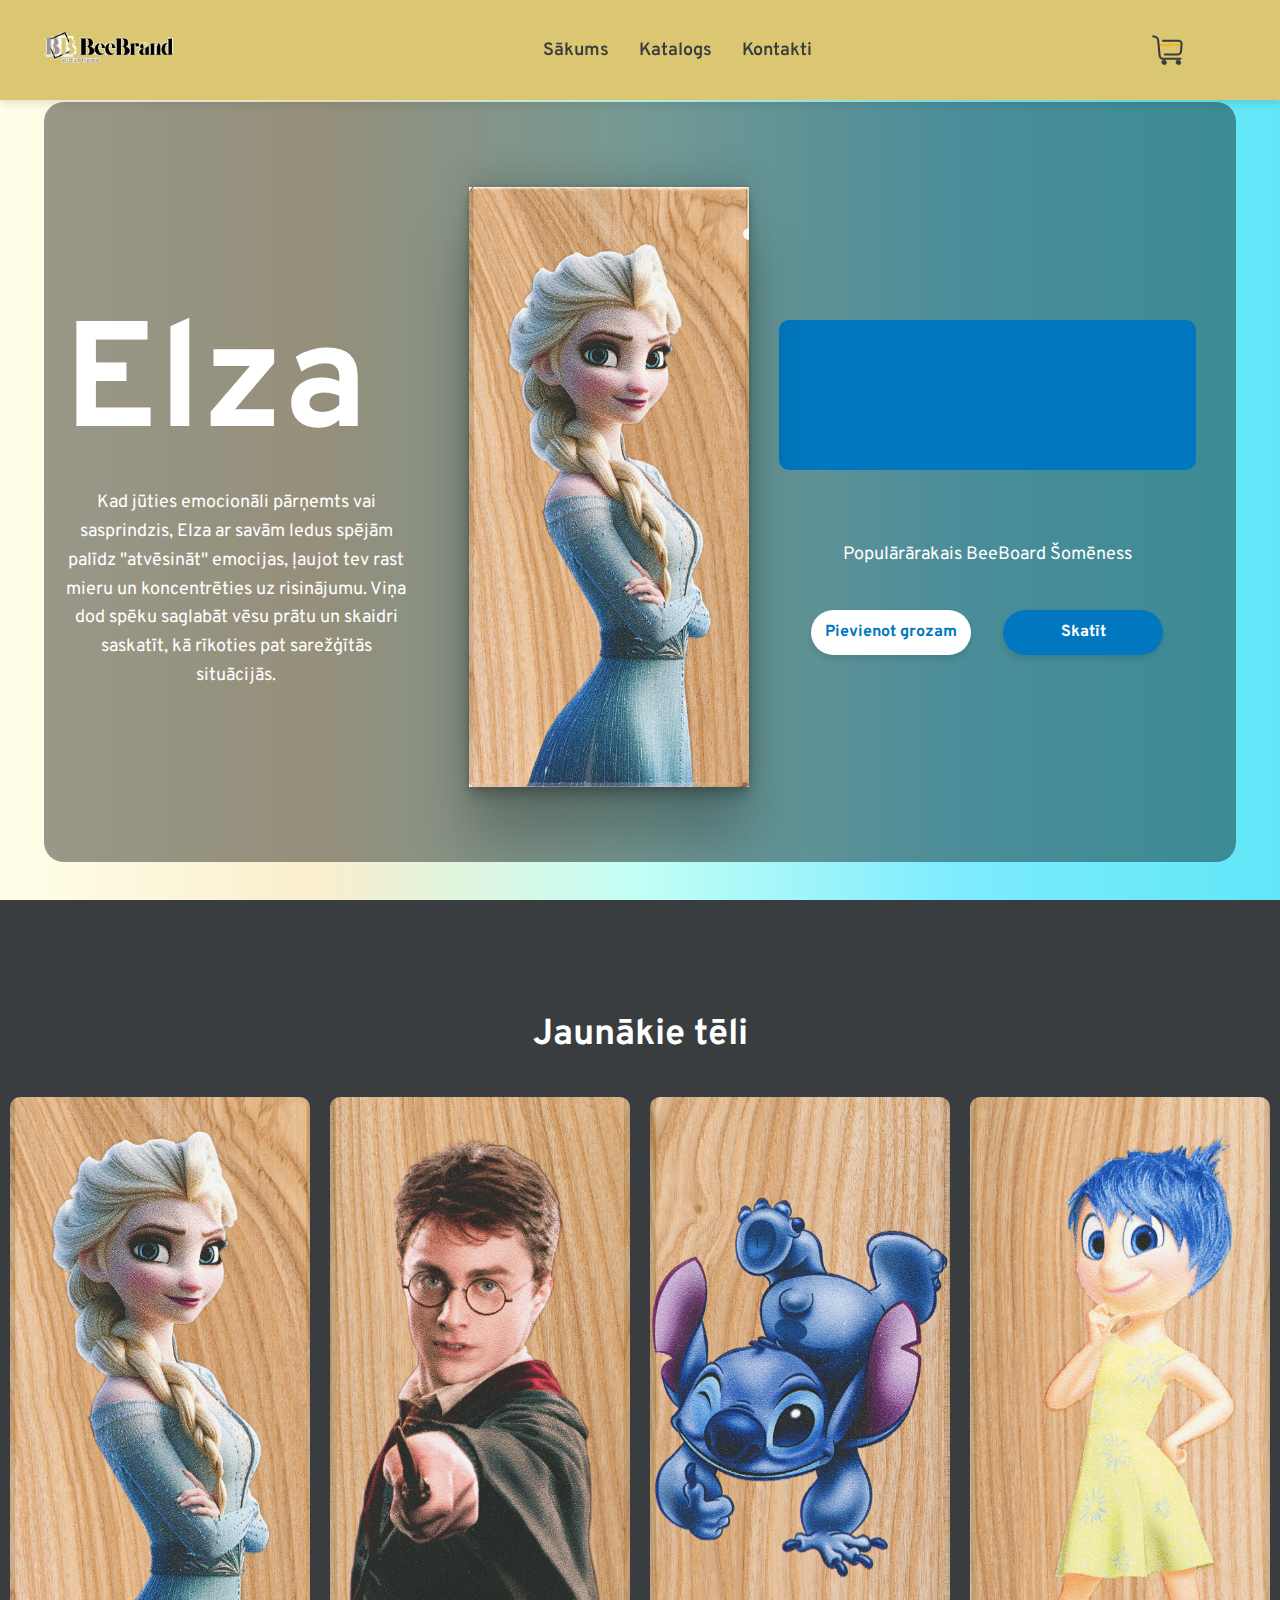
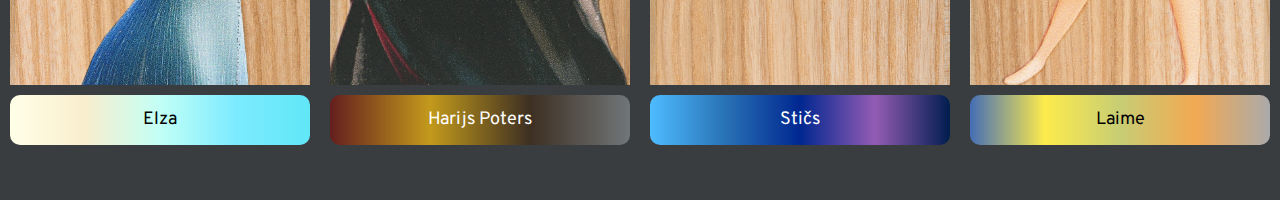
<file: index.html>
<!doctype html>
<html lang="en">
<head>
    <meta charset="UTF-8">
    <link rel="preconnect" href="https://fonts.googleapis.com">
    <link rel="preconnect" href="https://fonts.gstatic.com" crossorigin>
    <link href="https://fonts.googleapis.com/css2?family=Overpass:ital,wght@0,100..900;1,100..900&display=swap" rel="stylesheet">
    <meta name="viewport"
          content="width=device-width, user-scalable=no, initial-scale=1.0, maximum-scale=1.0, minimum-scale=1.0">
    <meta http-equiv="X-UA-Compatible" content="ie=edge">
    <link rel="stylesheet" href="style.css">
    <title>BeeBrand</title>
    <link rel="preload" href="/Images/Photos/elsa.webp" as="image">
</head>
<body>
<div class="main">
    <header class="header" id="header">
        <div class="header-logo">
            <a href="index.html"><img src="./Images/Photos/BeeBrandLogo.png" alt="BeeBrand Logo" class="logo"></a>
        </div>
        <nav class="header-navigation">
            <a href="index.html" class="header-button">Sākums</a>
            <a href="Catalogue.html" class="header-button">Katalogs</a>
            <a href="Contacts.html" class="header-button">Kontakti</a>
        </nav>
        <div class="header-end-nav">
<!--            <a href="./Profile/CreateUser.html"><img src="./Images/SVG/User.SVG" alt="User" class="cart"></a>-->
            <a href="Cart/cart.html"><img src="./Images/SVG/Cart.SVG" alt="Cart" class="cart"></a>
        </div>
    </header>
    <div class="recommended-bee-board-cont-elsa">
        <div class="bee-board-cont">
            <div class="recommended-p-cont">
                <div class="recommended-h-cont">
                    <p class="recommended-h-popular">Elza</p>
                </div>
                <div class="recommended-p-p-cont">
                    <p class="recommended-p">Kad jūties emocionāli pārņemts vai sasprindzis, Elza ar savām ledus spējām palīdz "atvēsināt" emocijas, ļaujot tev rast mieru un koncentrēties uz risinājumu. Viņa dod spēku saglabāt vēsu prātu un skaidri saskatīt, kā rīkoties pat sarežģītās situācijās.</p>
                </div>
            </div>
            <div class="division">
                <div class="recommended-cont">
                    <div class="bee-board">
                        <div class="ios-animation"></div>
                        <img src="/Images/Photos/elsa.webp" alt="Elza" class="popular-image" loading="lazy">
                    </div>
                </div>
                <div class="recommended-buy">
                    <div class="recommended-buy-p-cont">
                        <div class="video" style="margin-top:10px;">
                            <iframe width="100%" height="100%"
                                    src="https://www.youtube.com/embed/4Sa9L4DHXv8"
                                    title="YouTube video player"
                                    frameborder="0"
                                    allow="accelerometer; autoplay; clipboard-write; encrypted-media; gyroscope; picture-in-picture"
                                    allowfullscreen>
                            </iframe>
                        </div>
                        <p class="popular-p flex">Populārārakais BeeBoard Šomēness</p>
                    </div>
                    <div class="recommended-buy-button-cont">
                        <div class="popular-options">
                            <a href="#" class="popular-cart" onclick="addToCart('Elza', 29.99, './Images/Photos/elsa.webp')">Pievienot grozam</a>
                            <a href="Items/item-details.html?id=1" class="popular-details">Skatīt</a>
                        </div>
                    </div>
                </div>
            </div>
        </div>
    </div>
    <div class="new-items">
        <div class="new-items-p">
            <p class="recommended-h">Jaunākie tēli</p>
        </div>
        <div class="carousel">
            <div class="carousel-inner">
                <div class="carousel-item-elsa" onClick="openDetails(1)">
                    <div class="new-item-bg-elsa">
                        <div class="ios-animation-s"></div>
                    </div>
                    <div class="new-item-text-elsa">Elza</div>
                </div>
                <div class="carousel-item-potter" onClick="openDetails(2)">
                    <div class="new-item-bg-potter">
                        <div class="ios-animation-s"></div>
                    </div>
                    <div class="new-item-text-potter">Harijs Poters</div>
                </div>
                <div class="carousel-item-stitch" onClick="openDetails(3)">
                    <div class="new-item-bg-stitch">
                        <div class="ios-animation-s"></div>
                    </div>
                    <div class="new-item-text-stitch">Stičs</div>
                </div>
                <div class="carousel-item-joy" onClick="openDetails(4)">
                    <div class="new-item-bg-joy">
                        <div class="ios-animation-s"></div>
                    </div>
                    <div class="new-item-text-joy">Laime</div>
                </div>
            </div>
        </div>
    </div>
</div>
<script src="./Scripts/animation.js"></script>
<script src="./Scripts/scroll-header.js"></script>
<script>
    function openDetails(itemId) {
        window.location.href = `./Items/item-details.html?id=${itemId}`;
    }
</script>
<script src="./Scripts/multi-animation.js"></script>
<script src="./Cart/cart.js"></script>
</body>
</html>
</file>
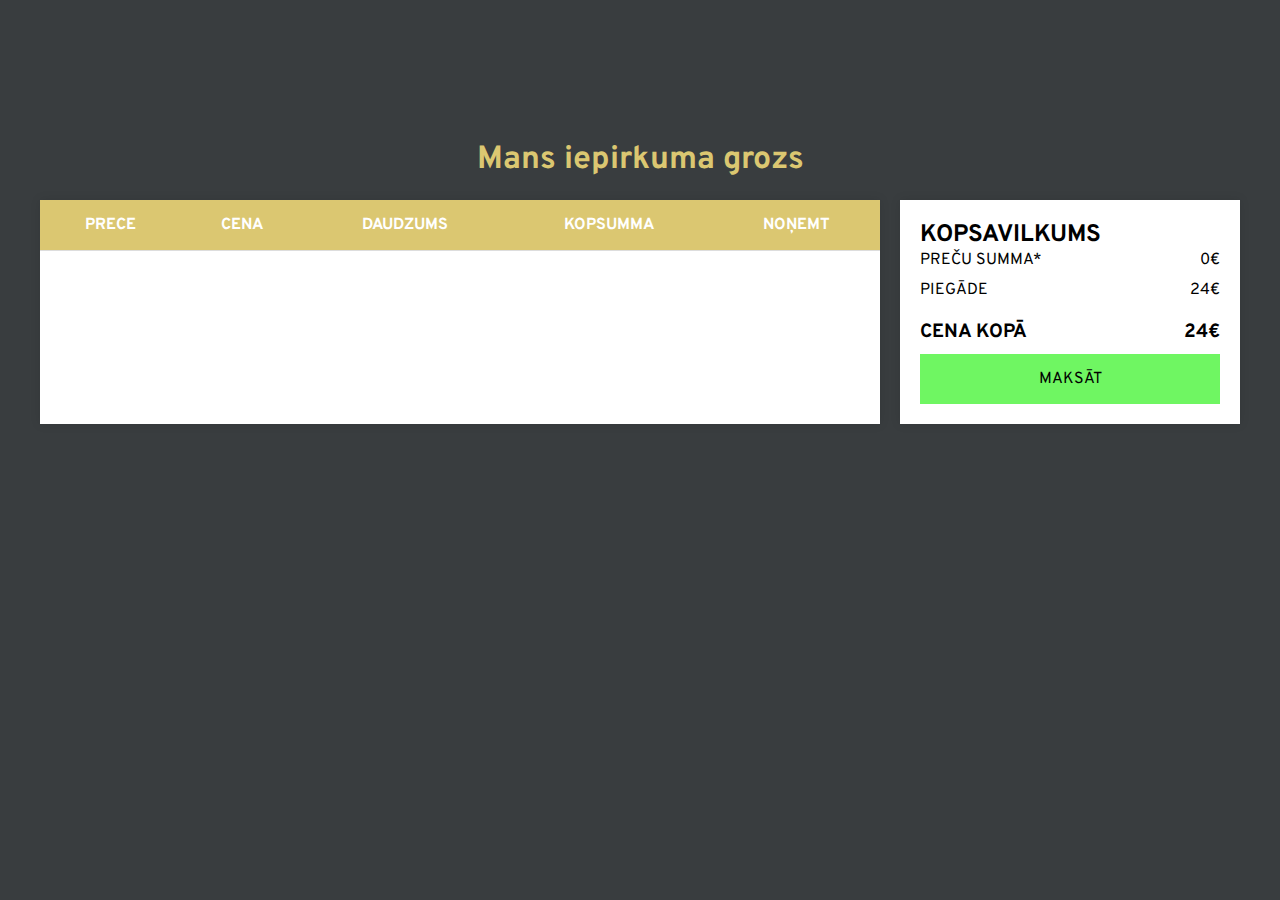
<file: cart.html>
<!doctype html>
<html lang="en">
<head>
    <meta charset="UTF-8">
    <link rel="preconnect" href="https://fonts.googleapis.com">
    <link rel="preconnect" href="https://fonts.gstatic.com" crossorigin>
    <link href="https://fonts.googleapis.com/css2?family=Overpass:ital,wght@0,100..900;1,100..900&display=swap" rel="stylesheet">
    <meta name="viewport"
          content="width=device-width, user-scalable=no, initial-scale=1.0, maximum-scale=1.0, minimum-scale=1.0">
    <meta http-equiv="X-UA-Compatible" content="ie=edge">
    <link rel="stylesheet" href="cart.css">
    <title>Iepirkuma grozs</title>
</head>
<body>
<div class="container">
    <h1>Mans iepirkuma grozs</h1>
    <div class="cart-container">
        <table>
            <thead>
            <tr>
                <th>PRECE</th>
                <th>CENA</th>
                <th>DAUDZUMS</th>
                <th>KOPSUMMA</th>
                <th>NOŅEMT</th>
            </tr>
            </thead>
            <tbody id="cart-items">
            </tbody>
        </table>
        <div class="summary">
            <h2>KOPSAVILKUMS</h2>
            <div class="summary-item">
                <span>PREČU SUMMA*</span>
                <span id="subtotal">0€</span>
            </div>
            <div class="summary-item">
                <span>PIEGĀDE</span>
                <span>24€</span>
            </div>
            <div class="summary-item total">
                <span>CENA KOPĀ</span>
                <span id="total-price">0€</span>
            </div>
            <button class="checkout-btn" onclick="proceedToPayment()">MAKSĀT</button>
        </div>
    </div>
</div>
<script src="Scripts/cart.js"></script>
</body>
</html>
</file>
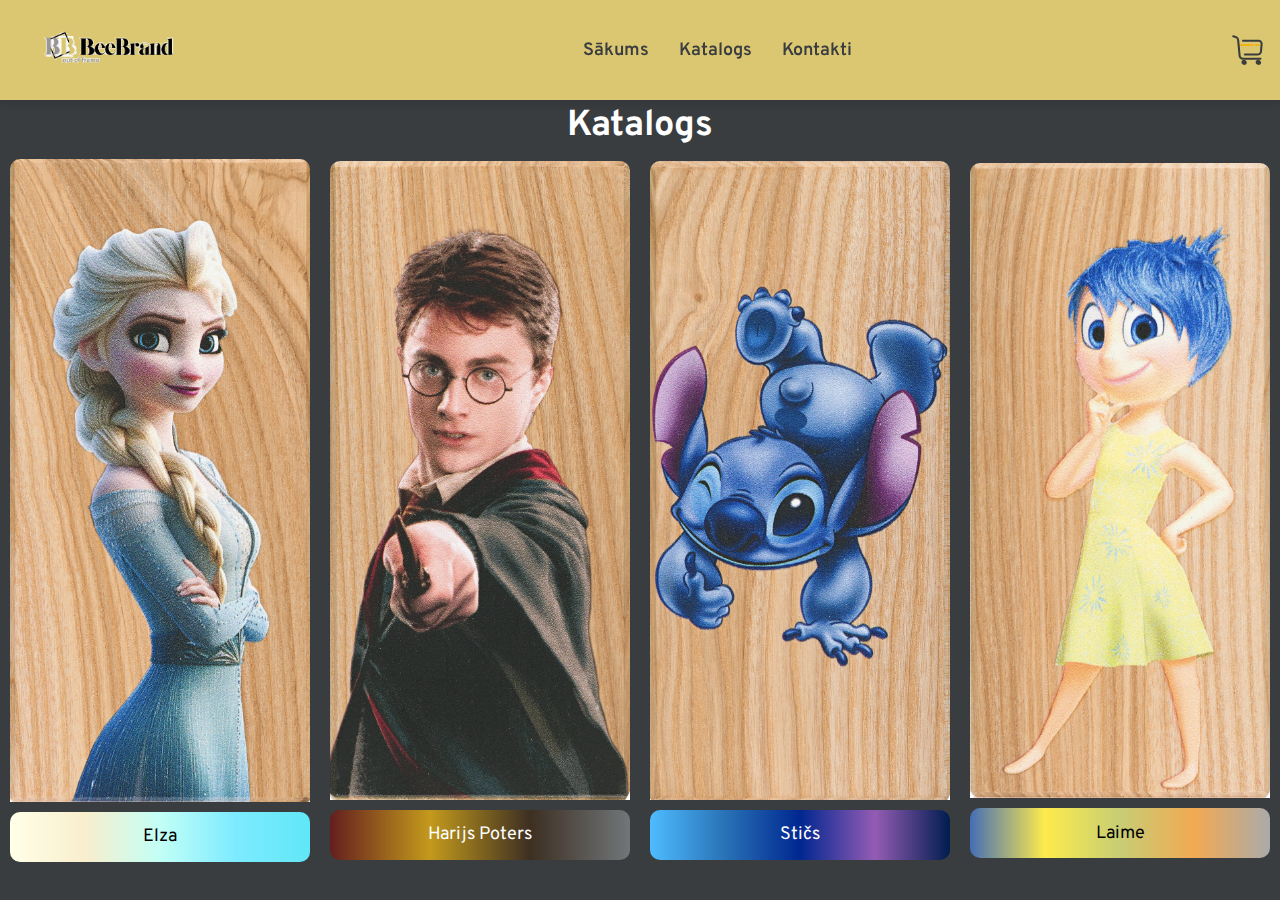
<file: Catalogue.html>
<!doctype html>
<html lang="en">
<head>
    <meta charset="UTF-8">
    <link rel="preconnect" href="https://fonts.googleapis.com">
    <link rel="preconnect" href="https://fonts.gstatic.com" crossorigin>
    <link href="https://fonts.googleapis.com/css2?family=Overpass:ital,wght@0,100..900;1,100..900&display=swap" rel="stylesheet">
    <link rel="stylesheet" href="style.css">
    <meta name="viewport"
          content="width=device-width, user-scalable=no, initial-scale=1.0, maximum-scale=1.0, minimum-scale=1.0">
    <meta http-equiv="X-UA-Compatible" content="ie=edge">
    <title>Katalogs</title>
</head>
<body>
<header class="header" id="header">
    <div class="header-logo">
        <a href="index.html"><img src="./Images/Photos/BeeBrandLogo.png" alt="BeeBrand Logo" class="logo"></a>
    </div>
    <nav class="header-navigation">
        <a href="index.html" class="header-button">Sākums</a>
        <a href="Catalogue.html" class="header-button">Katalogs</a>
        <a href="Contacts.html" class="header-button">Kontakti</a>
    </nav>
    <a href="Cart/cart.html"><img src="./Images/SVG/Cart.SVG" alt="Cart" class="cart"></a>
</header>
<div class="new-items-ext">
    <div class="new-items-p">
        <p class="recommended-h">Katalogs</p>
    </div>
    <div class="carousel">
        <div class="carousel-inner">
            <div class="carousel-item-elsa" onClick="openDetails(1)">
                <div class="new-item-bg-elsa">
                    <div class="ios-animation-s"></div>
                    <img class="new-item-img-elsa" src="./Images/Photos/elsa.webp" alt="Elza">
                </div>
                <div class="new-item-text-elsa">Elza</div>
            </div>
            <div class="carousel-item-potter" onClick="openDetails(2)">
                <div class="new-item-bg-potter">
                    <div class="ios-animation-s"></div>
                    <img class="new-item-img-potter" src="./Images/Photos/harry-potter.webp" alt="Harijs Poters">
                </div>
                <div class="new-item-text-potter">Harijs Poters</div>
            </div>
            <div class="carousel-item-stitch" onClick="openDetails(3)">
                <div class="new-item-bg-stitch">
                    <div class="ios-animation-s"></div>
                    <img class="new-item-img-stitch" src="./Images/Photos/stitch.webp" alt="Stičs">
                </div>
                <div class="new-item-text-stitch">Stičs</div>
            </div>
            <div class="carousel-item-joy" onClick="openDetails(4)">
                <div class="new-item-bg-joy">
                    <div class="ios-animation-s"></div>
                    <img class="new-item-img-joy" src="./Images/Photos/joy.webp" alt="Laime">
                </div>
                <div class="new-item-text-joy">Laime</div>
            </div>
        </div>
    </div>
</div>
</body>
<script>
    function openDetails(itemId) {
        window.location.href = `./items/item-details.html?id=${itemId}`;
    }
</script>
</html>
</file>
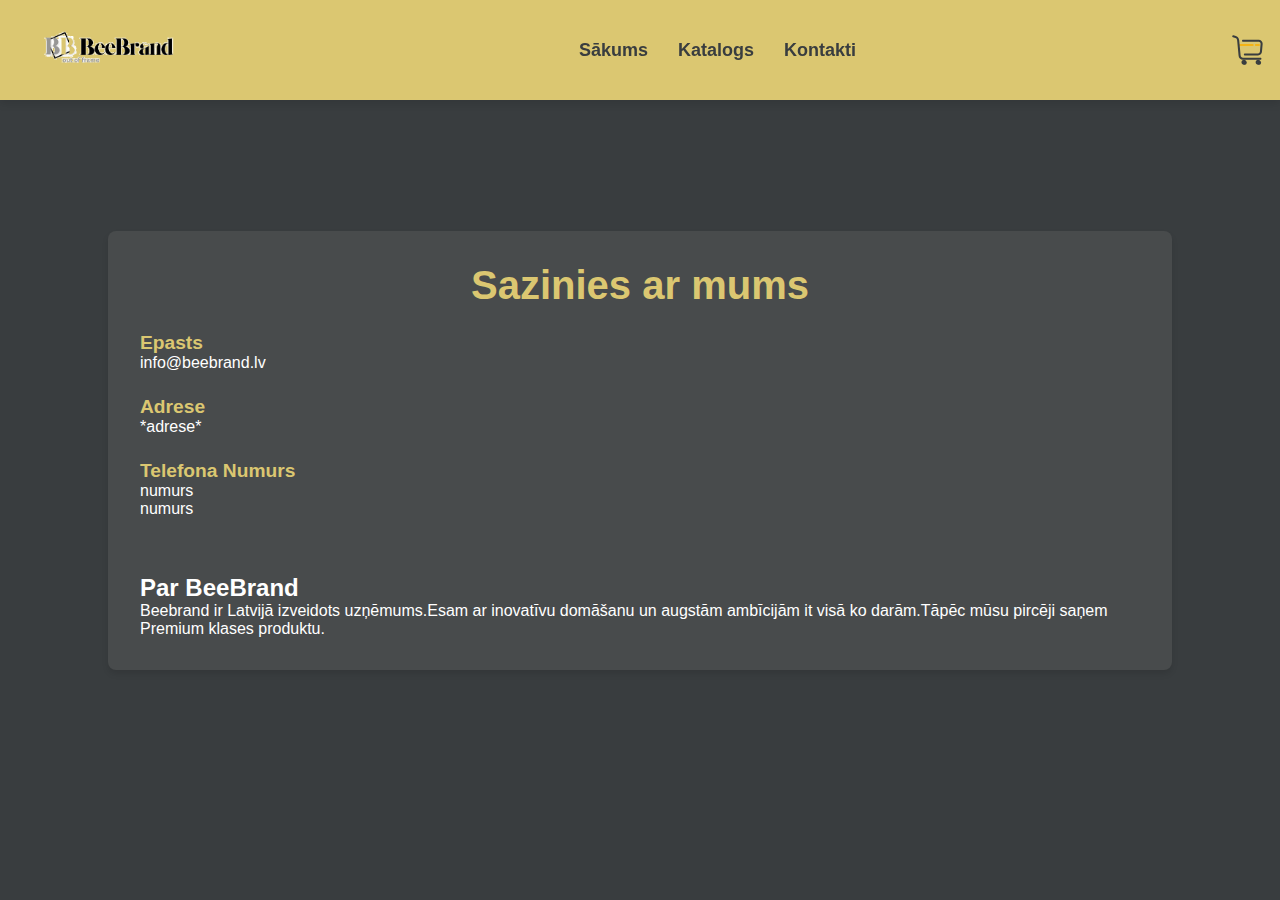
<file: Contacts.html>
<!DOCTYPE html>
<html lang="en">
<head>
    <meta charset="UTF-8">
    <meta name="viewport" content="width=device-width, initial-scale=1.0">
    <title>Contact Us</title>
    <link rel="stylesheet" href="style.css">
</head>
<body>
<div class="main">
    <header class="header" id="header">
        <div class="header-logo">
            <a href="index.html"><img src="./Images/Photos/BeeBrandLogo.png" alt="BeeBrand Logo" class="logo"></a>
        </div>
        <nav class="header-navigation">
            <a href="index.html" class="header-button">Sākums</a>
            <a href="Catalogue.html" class="header-button">Katalogs</a>
            <a href="Contacts.html" class="header-button">Kontakti</a>
        </nav>
        <a href="Cart/cart.html"><img src="./Images/SVG/Cart.SVG" alt="Cart" class="cart"></a>
    </header>

    <div class="contact-container">
        <h1 class="contact-title">Sazinies ar mums</h1>
        <div class="contact-content">
            <div class="contact-info">
                <div class="contact-item">
                    <h2>Epasts</h2>
                    <p>info@beebrand.lv</p>
                </div>
                <div class="contact-item">
                    <h2>Adrese</h2>
                    <p>*adrese*</p>
                </div>
                <div class="contact-item">
                    <h2>Telefona Numurs</h2>
                    <p>numurs</p>
                    <p>numurs</p>
                </div>
            </div>
            <div class="contact-description">
                <h2>Par BeeBrand</h2>
                <p>Beebrand ir Latvijā izveidots uzņēmums.Esam ar inovatīvu domāšanu un augstām ambīcijām it visā ko darām.Tāpēc mūsu pircēji saņem Premium klases produktu.</p>
            </div>
        </div>
    </div>
</div>
</body>
</html>
</file>
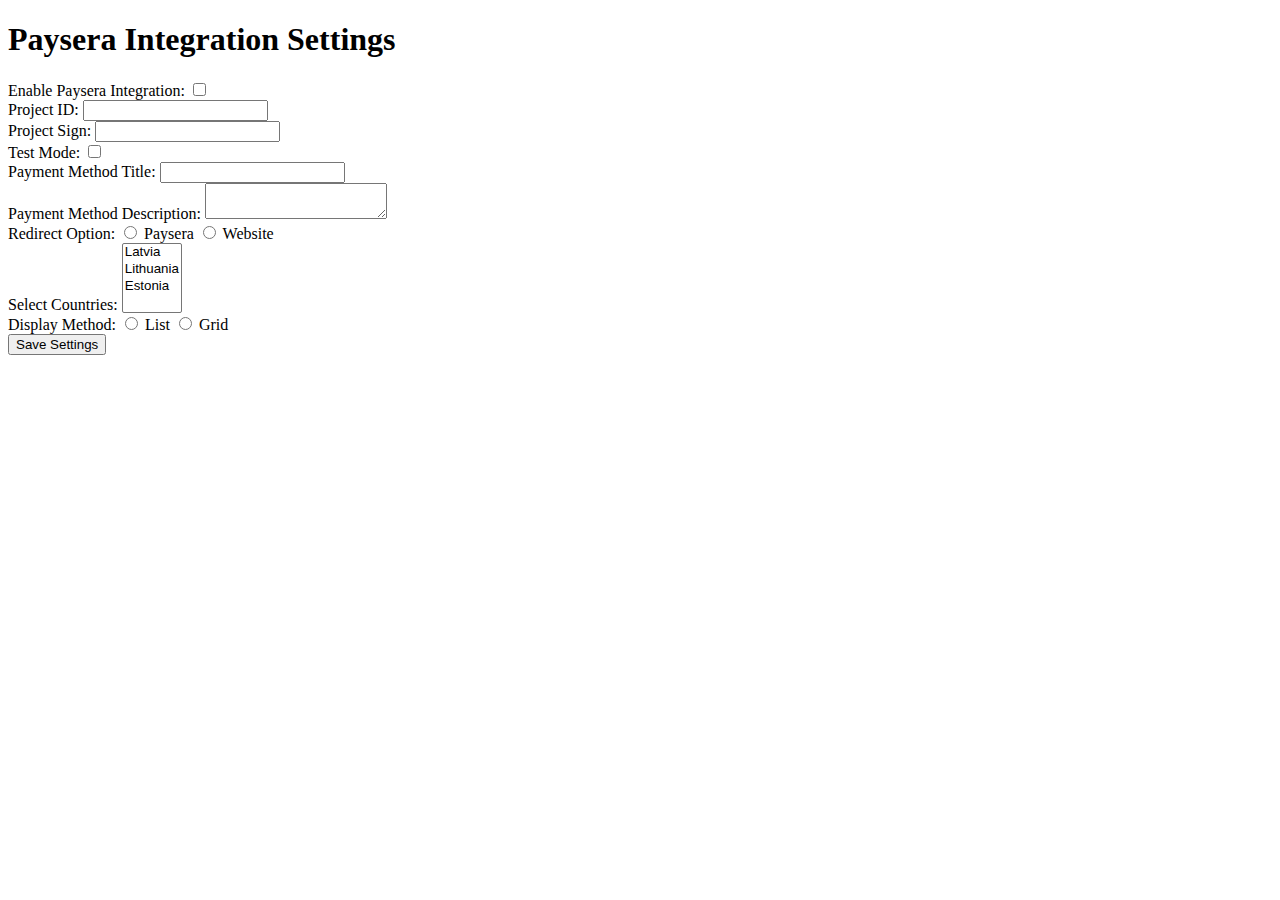
<file: admin/settings.html>
<!DOCTYPE html>
<html lang="en">
<head>
    <meta charset="UTF-8">
    <title>Paysera Settings</title>
</head>
<body>
<h1>Paysera Integration Settings</h1>
<form action="save_settings.php" method="post">
    <label>
        Enable Paysera Integration:
        <input type="checkbox" name="enable_integration">
    </label><br>

    <label>
        Project ID:
        <input type="text" name="project_id" pattern="\d*">
    </label><br>

    <label>
        Project Sign:
        <input type="text" name="project_sign">
    </label><br>

    <label>
        Test Mode:
        <input type="checkbox" name="test_mode">
    </label><br>

    <label>
        Payment Method Title:
        <input type="text" name="payment_title">
    </label><br>

    <label>
        Payment Method Description:
        <textarea name="payment_description"></textarea>
    </label><br>

    <label>
        Redirect Option:
        <input type="radio" name="redirect_option" value="paysera"> Paysera
        <input type="radio" name="redirect_option" value="website"> Website
    </label><br>

    <label>
        Select Countries:
        <select name="countries[]" multiple>
            <option value="LV">Latvia</option>
            <option value="LT">Lithuania</option>
            <option value="EE">Estonia</option>
            <!-- Add more countries as needed -->
        </select>
    </label><br>

    <label>
        Display Method:
        <input type="radio" name="display_method" value="list"> List
        <input type="radio" name="display_method" value="grid"> Grid
    </label><br>

    <input type="submit" value="Save Settings">
</form>
</body>
</html>
</file>
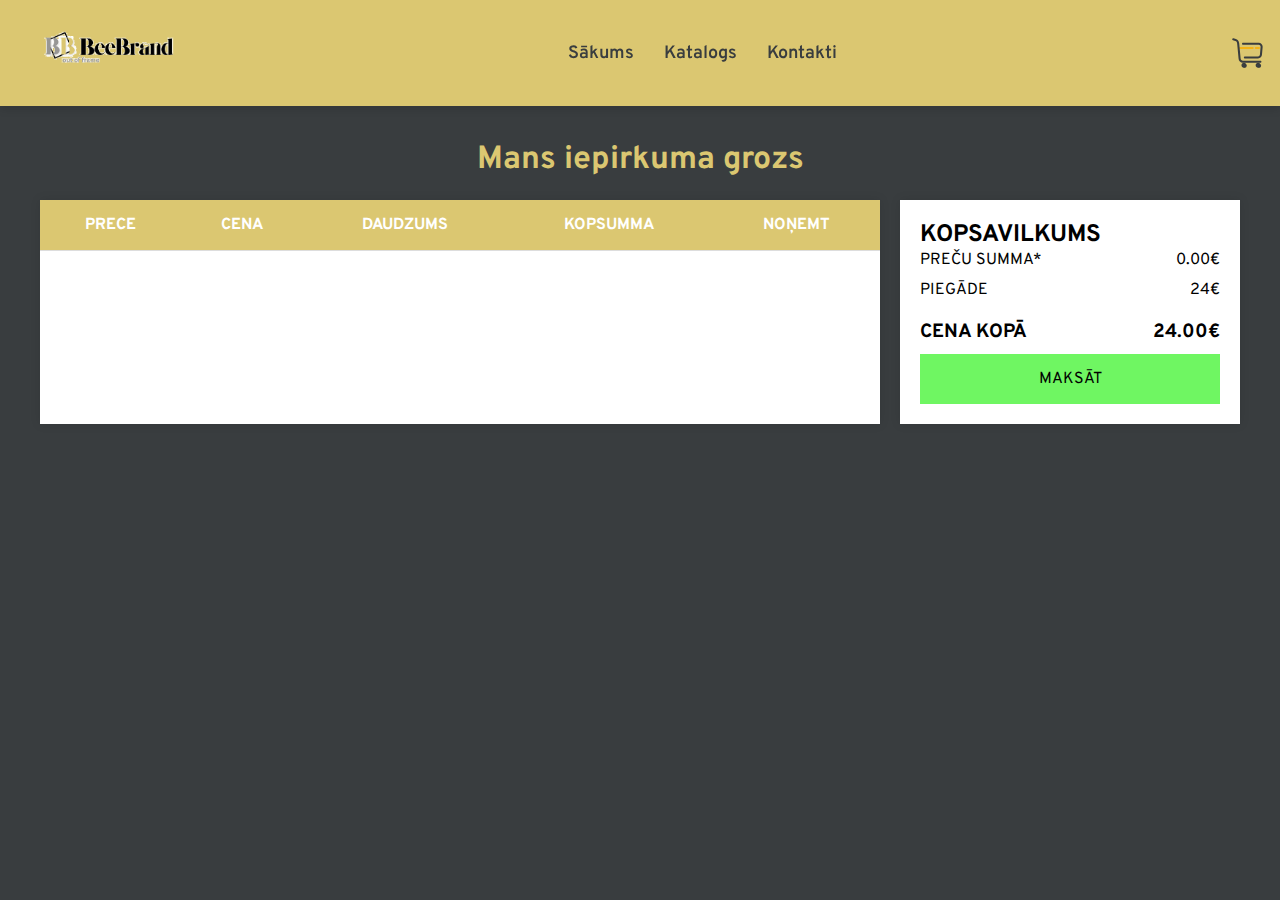
<file: Cart/cart.html>
<!doctype html>
<html lang="en">
<head>
    <meta charset="UTF-8">
    <link rel="preconnect" href="https://fonts.googleapis.com">
    <link rel="preconnect" href="https://fonts.gstatic.com" crossorigin>
    <link href="https://fonts.googleapis.com/css2?family=Overpass:ital,wght@0,100..900;1,100..900&display=swap" rel="stylesheet">
    <meta name="viewport"
          content="width=device-width, user-scalable=no, initial-scale=1.0, maximum-scale=1.0, minimum-scale=1.0">
    <meta http-equiv="X-UA-Compatible" content="ie=edge">
    <link rel="stylesheet" href="cart.css">
    <title>Iepirkuma grozs</title>
</head>
<body>
<header class="header" id="header">
    <div class="header-logo">
        <a href="../index.html"><img src="../Images/Photos/BeeBrandLogo.png" alt="BeeBrand Logo" class="logo"></a>
    </div>
    <nav class="header-navigation">
        <a href="../index.html" class="header-button">Sākums</a>
        <a href="../Catalogue.html" class="header-button">Katalogs</a>
        <a href="../Contacts.html" class="header-button">Kontakti</a>
    </nav>
    <a href="../Cart/cart.html"><img src="../Images/SVG/Cart.SVG" alt="Cart" class="cart"></a>
</header>
<div class="container">
    <h1>Mans iepirkuma grozs</h1>
    <div class="cart-container">
        <table>
            <thead>
            <tr>
                <th>PRECE</th>
                <th>CENA</th>
                <th>DAUDZUMS</th>
                <th>KOPSUMMA</th>
                <th>NOŅEMT</th>
            </tr>
            </thead>
            <tbody id="cart-items">
            </tbody>
        </table>
        <div class="summary">
            <h2>KOPSAVILKUMS</h2>
            <div class="summary-item">
                <span>PREČU SUMMA*</span>
                <span id="subtotal">0€</span>
            </div>
            <div class="summary-item">
                <span>PIEGĀDE</span>
                <span>24€</span>
            </div>
            <div class="summary-item total">
                <span>CENA KOPĀ</span>
                <span id="total-price">0€</span>
            </div>
            <button class="checkout-btn" onclick="proceedToPayment()">MAKSĀT</button>
        </div>
    </div>
</div>
<script src="cart.js"></script>
</body>
</html>
</file>
<file: style.css>
* {
    margin: 0;
    padding: 0;
    font-family: 'Overpass', sans-serif;
}

body {
    margin: 0;
    border: 0;
    background-color: #393D3F;
    min-height: 100vh;
    width: 100vw;
    display: flex;
    flex-direction: column;
    justify-content: center;
    align-items: center;
    color: white;
}
.container{
    display:flex;
    width:100vw;
    height:100vh;
}
.main {
    display: flex;
    margin: 0;
    border: 0;
    min-height: 100vh;
    width: 100vw;
    flex-direction: column;
    justify-content: center;
    align-items: center;
}
.header {
    display: flex;
    position: fixed;
    top: 0;
    width: 100%;
    background-color: #dbc771;
    justify-content: space-between;
    align-items: center;
    box-shadow: 0 4px 8px rgba(0, 0, 0, 0.1);
    transition: transform 0.3s ease-in-out;
    z-index: 1000;
}
.header.hidden {
    transform: translateY(-100%);
}
.header-logo img {
    height: 100px;
    transition: transform 0.3s ease-in-out;
}
.header-logo img:hover {
    transform: scale(1.1);
}
.header-navigation {
    display: flex;
    align-items: center;
}
.header-button {
    text-decoration: none;
    color: #393D3F;
    font-size: 18px;
    margin: 0 15px;
    font-weight: 600;
    transition: color 0.3s ease-in-out;
}
.header-button:hover {
    color: #fff;
}
.cart {
    height: 35px;
    width: 35px;
    margin-right: 15px;
    display: flex;
    transition: transform 0.3s ease-in-out;
}

.cart:hover {
    transform: scale(1.1);
}
.header-end-nav{
    display:flex;
    width:130px;
    justify-content: space-between;
    align-items:center;
}
.landing-container {
    display: flex;
    flex-direction: column;
    height: 100vh;
    width: 100vw;
}

.recommended-bee-board-cont-elsa {
    display: flex;
    height: 100vh;
    width: 100vw;
    justify-content: center;
    align-items: center;
    background: linear-gradient(90deg, #ffffe8, #f9eecd, #c2fff6, #7debff, #60e7f7);
}

.recommended-bee-board-cont-potter {
    display: flex;
    height: 100vh;
    width: 100vw;
    justify-content: center;
    align-items: center;
    background: linear-gradient(90deg, #641e1e, #c39a1c, #3d2f22, #717679);
}
.recommended-bee-board-cont-stitch {
    display: flex;
    height: 100vh;
    width: 100vw;
    justify-content: center;
    align-items: center;
    background: linear-gradient(90deg, #4ebcff, #2972b6, #002790, #945cb4, #001d4f);
}

.recommended-bee-board-cont-joy {
    display: flex;
    height: 100vh;
    width: 100vw;
    justify-content: center;
    align-items: center;
    background: linear-gradient(90deg, #446eb6, #fdeb4c, #c7cd74, #f2a953, #aaaaaa);
}

.bee-board-cont {
    margin-top: 5%;
    display: flex;
    height: 80%;
    width: 90%;
    justify-content: center;
    align-items: center;
    background-color: rgba(0, 0, 0, 0.4);
    border-radius: 20px;
    overflow: hidden;
    padding: 20px;
    flex-direction: row;
}

.bee-board-cont-orange {
    display: flex;
    height: 100vh;
    width: 100vw;
    justify-content: center;
    align-items: center;
    background: linear-gradient(
            to right,
            #ffbd59 0%,
            #ffbd59 50%,
            #ed8e20 50%,
            #ed8e20 100%
    );
}

.video {
    display: flex;
    background-color: #0077be;
    height: 150px;
    width: 100%;
    justify-content: center;
    align-items: center;
    font-size: 18px;
    border-radius: 10px;
    margin-bottom: 20px;
}

.bee-board {
    display: flex;
    height: 600px;
    margin-top: 10px;
    justify-content: center;
    align-items: center;
    position: relative;
    overflow: hidden;
    box-shadow: rgba(0, 0, 0, 0.25) 0 54px 55px, rgba(0, 0, 0, 0.12) 0 -12px 30px, rgba(0, 0, 0, 0.12) 0 4px 6px, rgba(0, 0, 0, 0.17) 0 12px 13px, rgba(0, 0, 0, 0.09) 0 -3px 5px;
}

.ios-animation {
    position: absolute;
    top: 0;
    left: 0;
    right: 0;
    bottom: 0;
    width: 100%;
    height: 100%;
    pointer-events: none;
    border-radius: 4px;
}

.ios-animation-s {
    position: absolute;
    top: 0;
    left: 0;
    right: 0;
    bottom: 0;
    pointer-events: none;
    border-radius: 4px;
}

.bee-board-desc {
    display: flex;
    width: 65%;
    height: 100%;
    justify-content: center;
    align-items: center;
    flex-direction: column;
}

.bee-board-p {
    display: flex;
    font-size: 45px;
    font-weight: bold;
}

.bee-board-desc-p {
    display: flex;
    font-size: 25px;
}

.recommended-cont {
    width:300px;
    display: flex;
    flex-direction: column;
    justify-content: center;
    align-items: center;
}

.about-beebrand-cont {
    display: flex;
    width: 100%;
    height: 20%;
    align-items: flex-end;
    justify-content: flex-start;
}

.recommended-p-cont {
    width:600px;
    height: 100%;
    display: flex;
    justify-content: center;
    align-items: center;
    flex-direction: column;
}

.recommended-p-p-cont {
    display: flex;
    width: 100%;
    height: 50%;
    align-items: center;
    justify-content: center;
}

.recommended-p {
    display: flex;
    width: 100%;
    margin-right: 50px;
    flex-wrap: wrap;
    text-align: center;
    font-size: 18px;
    line-height: 1.6;
}

.recommended-h-cont {
    display: flex;
    width: 100%;
    height: 30%;
    align-items: flex-start;
    justify-content: flex-start;
}

.recommended-h {
    display: flex;
    width: 50%;
    text-align: center;
    justify-content: center;
    margin-top: 100px;
    flex-wrap: wrap;
    font-size: 36px;
    font-weight: bold;
}
.recommended-h-popular {
    display: flex;
    margin-right:30px;
    text-align: center;
    justify-content: center;
    margin-top: 100px;
    flex-wrap: wrap;
    font-size: 150px;
    font-weight: bold;
}
.recommended-buy {
    flex: 1 1 300px;
    height: 100%;
    display: flex;
    align-items: center;
    justify-content: center;
    flex-direction: column;
    padding: 20px;
}

.recommended-buy-p-cont {
    display: flex;
    height: 70%;
    width: 100%;
    align-items: center;
    justify-content: flex-end;
    flex-direction: column;
}

.recommended-buy-button-cont {
    display: flex;
    height: 30%;
    width: 100%;
}

.logo {
    display: flex;
    height: 130px;
    margin-right: 30px;
}

.beeboard-p {
    display: flex;
    width: 100%;
    text-align: center;
    justify-content: center;
    align-items: center;
    margin-top: 30px;
    flex-wrap: wrap;
    font-size: 14px;
}

.popular-image {
    max-width: 100%;
    max-height: 100%;
    object-fit: contain;
}

.popular-p {
    display: flex;
    font-size: 18px;
    height: 50px;
    margin-top: 40px;
    margin-bottom: 30px;
    align-items: center;
    justify-content: center;
}

.beeboard-about {
    font-size: 18px;
    width: 100%;
    height: 100%;
    justify-content: center;
    align-items: center;
    margin-top: 20px;
    text-align: center;
}

.popular-options {
    display: flex;
    justify-content: space-evenly;
    align-items: center;
    width: 100%;
    height: 100%;
}

.popular-cart {
    display: flex;
    border-radius: 25px;
    text-decoration: none;
    justify-content: center;
    align-items: center;
    width: 160px;
    height: 45px;
    background-color: #ffffff;
    border: none;
    color: #0077be;
    font-weight: bold;
    transition: transform 0.3s ease-in-out, box-shadow 0.3s ease-in-out;
    box-shadow: 0 4px 6px rgba(0, 0, 0, 0.1);
}

.popular-cart-orange {
    display: flex;
    border-radius: 2px;
    text-decoration: none;
    justify-content: center;
    align-items: center;
    width: 150px;
    height: 35px;
    background-color: #ffbd59;
    border: 3px solid #ffbd59;
    color: #ffbd59;
    transition: transform 0.3s ease-in-out;
}

.popular-cart:hover {
    transform: scale(1.05);
    box-shadow: 0 6px 8px rgba(0, 0, 0, 0.15);
}

.popular-details {
    display: flex;
    border-radius: 25px;
    text-decoration: none;
    justify-content: center;
    align-items: center;
    width: 160px;
    height: 45px;
    background-color: #0077be;
    border: none;
    color: #ffffff;
    font-weight: bold;
    transition: transform 0.3s ease-in-out, box-shadow 0.3s ease-in-out;
    box-shadow: 0 4px 6px rgba(0, 0, 0, 0.1);
}

.popular-details:hover {
    transform: scale(1.05);
    box-shadow: 0 6px 8px rgba(0, 0, 0, 0.15);
}

.about-beebrand {
    display: flex;
    margin-top: -50px;
    margin-left: -15px;
    color: #dbc771;
    font-size: 14px;
    text-transform: uppercase;
}

.new-products-cont {
    display: flex;
    width: 100vw;
    height: 100vh;
    justify-content: center;
    align-items: center;
}

.new-products {
    display: flex;
    height: 400px;
    width: 100%;
    background-color: linen;
    justify-content: space-evenly;
    align-items: center;
    flex-direction: column;
}

.new-products-h {
    display: flex;
    font-size: 45px;
    font-weight: bold;
}

.features {
    height: 100vh;
    width: 100vw;
    display: flex;
    justify-content: space-evenly;
    align-items: center;
    background-color: #393D3F;
}

.new-items {
    height: 100vh;
    width: 100vw;
    justify-content: center;
    display: flex;
    flex-direction: column;
    align-items: center;
}
.new-items-ext {
    min-height: 100vh;
    width: 100vw;
    justify-content: center;
    display: flex;
    flex-direction: column;
    align-items: center;
}
.catalogue-items {
    min-height: 100vh;
    width: 100vw;
    display: flex;
    flex-direction: column;
    align-items: center;
}
.new-items-p {
    width: 100%;
    margin-bottom: 10px;
    display: flex;
    align-items: center;
    justify-content: center;
    text-align: center;
}

.new-item {
    display: flex;
    justify-content: space-between;
    align-items: center;
    width: 100%;
}
.new-item-cont {
    display: flex;
    flex-direction: column;
    text-align: center;
    height: 48%;
    width: calc(100% / 5 - 20px);
    justify-content: space-between;
    align-items: flex-start;
    background-color: #484b4c;
    margin-bottom: 10px;
    margin-right: 10px;
    box-shadow: rgba(0, 0, 0, 0.25) 0px 54px 55px, rgba(0, 0, 0, 0.12) 0px -12px 30px, rgba(0, 0, 0, 0.12) 0px 4px 6px, rgba(0, 0, 0, 0.17) 0px 12px 13px, rgba(0, 0, 0, 0.09) 0px -3px 5px;
    transition: transform 0.3s ease-in-out;
}
.new-item-cont:hover {
    transform: scale(1.075);
}

.new-item-bg-elsa,
.new-item-bg-potter,
.new-item-bg-stitch,
.new-item-bg-joy {
    width: 100%;
    height: calc(100% - 50px); /* Full height minus text container height */
    background-size: cover;
    background-position: center;
    border-top-left-radius: 10px;
    border-top-right-radius: 10px;
    overflow: hidden;
    display: flex;
    align-items: center;
    justify-content: center;
}

.new-item-bg-elsa {
    background-image: url("./Images/Photos/elsa.webp");
    border-top-left-radius: 10px;
    border-top-right-radius: 10px;
}

.new-item-bg-potter {
    background-image: url("./Images/Photos/harry-potter.webp");
    border-top-left-radius: 10px;
    border-top-right-radius: 10px;
}

.new-item-bg-stitch {
    background-image: url("./Images/Photos/stitch.webp");
    border-top-left-radius: 10px;
    border-top-right-radius: 10px;
}

.new-item-bg-joy {
    background-image: url("./Images/Photos/joy.webp");
    border-top-left-radius: 10px;
    border-top-right-radius: 10px;
}

.new-item-bg-elsa:hover,
.new-item-bg-potter:hover,
.new-item-bg-stitch:hover,
.new-item-bg-joy:hover {
    background-image: url("./Images/Photos/BeeBoard.webp");
    opacity: 1; /* Optional: Adjust opacity on hover */
    border-top-left-radius: 10px;
    border-top-right-radius: 10px;
}



.new-item-img-elsa,
.new-item-img-potter,
.new-item-img-stitch,
.new-item-img-joy {
    width: 100%;
    height: 100%;
    object-fit: cover;
}
.new-item-text-elsa,
.new-item-text-potter,
.new-item-text-stitch,
.new-item-text-joy {
    font-size: 18px;
    color: black;
    height: 50px;
    display: flex;
    align-items: center;
    justify-content: center;
    width: 100%;
    background-color: white;
    border-radius:10px;
}
.new-item-text-elsa,
.new-item-text-potter,
.new-item-text-stitch,
.new-item-text-joy {
    font-size: 18px;
    color: black;
    margin-top:10px;
    height: 50px;
    display: flex;
    align-items: center;
    justify-content: center;
    width: 100%;
    background-color: white; /* Optional: Add background color for better separation */
    border-bottom-left-radius: 10px;
    border-bottom-right-radius: 10px;
}

.new-item-text-elsa, .new-item-text-joy {
    color: black;
}

.carousel {
    display: flex;
    justify-content: center;
    align-items: center;
    width: 100%;
    min-height:80%;
}

.carousel-inner {
    display: flex;
    justify-content: space-around;
    align-items: center;
    flex-wrap:wrap;
    width: 100%;
    height: 90%;
    margin-bottom:15px;
}

.carousel-item-elsa,
.carousel-item-potter,
.carousel-item-stitch,
.carousel-item-joy {
    width: 300px;
    display: flex;
    flex-direction: column;
    justify-content: space-between;
    align-items: center;
    margin-bottom:20px;
    height: 100%; /* Ensure the parent container has a fixed height */
}
.new-item-text-elsa {
    background: linear-gradient(90deg, #ffffe8, #f9eecd, #c2fff6, #7debff, #60e7f7);
}

.new-item-text-potter {
    background: linear-gradient(90deg, #641e1e, #c39a1c, #3d2f22, #717679);
    color: white;
}

.new-item-text-stitch {
    background: linear-gradient(90deg, #4ebcff, #2972b6, #002790, #945cb4, #001d4f);
    color: white;
}

.new-item-text-joy {
    background: linear-gradient(90deg, #446eb6, #fdeb4c, #c7cd74, #f2a953, #aaaaaa);
}

.new-item-text:hover .new-item-img {
    opacity: 0;
}

.carousel-item.active {
    display: flex;
}
.carousel-item-elsa:hover,
.carousel-item-potter:hover,
.carousel-item-stitch:hover,
.carousel-item-joy:hover{
    transform: scale(1.025);
}
.back-button {
    position: absolute;
    top: 10px;
    right: 10px;
    background-color: #f0f0f0;
    border: none;
    padding: 10px 15px;
    cursor: pointer;
    font-size: 14px;
    border-radius: 5px;
    box-shadow: 0 2px 4px rgba(0, 0, 0, 0.1);
}
.recommended-bee-board-cont {
    position: relative; /* Ensure the container is positioned relative for absolute positioning of the button */
}
.carousel-control {
    position: absolute;
    top: 50%;
    transform: translateY(-50%);
    background-color: rgba(0, 0, 0, 0.5);
    color: white;
    border: none;
    padding: 10px;
    cursor: pointer;
    z-index: 100;
}

.carousel-control.prev {
    left: 10px;
}

.carousel-control.next {
    right: 10px;
}

.product-container {
    display: flex;
    background-color: #484b4c;
    border-radius: 8px;
    overflow: hidden;
    box-shadow: 0 4px 6px rgba(0, 0, 0, 0.1);
    max-width: 1000px;
    width: 90%;
    margin: 2rem auto;
}

.product-image-container {
    display:flex;
    width:40%;
    justify-content: center;
    align-items: center;
    position: relative;
}

.product-image {
    height: 600px;
    object-fit: cover;
    transition: opacity 0.3s ease;
}

.product-image-hover {
    position: absolute;
    top: 0;
    left: 0;
    width: 100%;
    height: 100%;
    background-image: url('./Images/Photos/BeeBoard.webp');
    background-size: cover;
    background-position: center;
    opacity: 0;
    transition: opacity 0.3s ease;
}

.product-details {
    padding: 2rem;
    display: flex;
    width:60%;
    justify-content: space-evenly;
    align-items:flex-start;
    flex-direction: column;
}

.product-title {
    font-size: 2.5rem;
    color: #dbc771;
    margin-bottom: 1rem;
}

.product-description {
    font-size: 1rem;
    line-height: 1.6;
    margin-bottom: 1.5rem;
}

.product-price {
    font-size: 1.5rem;
    font-weight: bold;
    color: #dbc771;
    margin-bottom: 1.5rem;
}

.product-buttons {
    display: flex;
    gap: 1rem;
}

.btn {
    padding: 0.75rem 1.5rem;
    border: none;
    border-radius: 4px;
    font-size: 1rem;
    cursor: pointer;
    transition: background-color 0.3s ease, color 0.3s ease;
}

.btn-wishlist {
    background-color: white;
    color: #0077be;
}

.btn-wishlist:hover {
    background-color: #0077be;
    color: white;
}

.btn-cart {
    background-color: #0077be;
    color: white;
}

.btn-cart:hover {
    background-color: #005c8f;
}
.contact-container {
    background-color: #484b4c;
    border-radius: 8px;
    padding: 2rem;
    max-width: 1000px;
    width: 90%;
    margin: 2rem auto;
    box-shadow: 0 4px 6px rgba(0, 0, 0, 0.1);
}

.contact-title {
    font-size: 2.5rem;
    color: #dbc771;
    margin-bottom: 1.5rem;
    text-align: center;
}

.contact-content {
    display: flex;
    flex-wrap: wrap;
    gap: 2rem;
}

.contact-info {
    flex: 1;
    min-width: 300px;
}

.contact-item {
    margin-bottom: 1.5rem;
}

.contact-item h2 {
    color: #dbc771;
    font-size: 1.2rem;
}
.about-beeboard{
    display:flex;
    justify-content:space-evenly;
    flex-direction:column;
    width:80%;
    height:30vh;
    text-align:left;
}
.about-beeboard-h{
    display:flex;
    font-size: 24px;
    color: #dbc771;
    margin-bottom: 10px;
}
.about-beeboard-p{
    display:flex;
    font-size: 14px;
    color: #dbc771;
    margin-top:10px;
}
.flex{
    display:flex;
}
.division{
    display:flex;
    width:100%;
    height:auto;
    align-items:center;
    justify-content:space-between;
    flex-direction: row;
}
@media (max-width: 1000px){
    .header-logo img {
        height: 70px;
    }
    .header-button{
        font-size:17px;
        margin: 0 5px;
        font-weight:400;
    }
    .cart {
        height: 25px;
        width: 25px;
        margin-left: 15px;
    }
    .bee-board {
        height: 300px;
    }
    .bee-board-cont{
        flex-direction:column;
    }
    .recommended-h-popular {
        font-size: 58px;
        margin-top:0px;
    }

    .recommended-p {
        font-size: 16px;
        margin-top:30px;
    }
    .product-image{
        height:350px;
    }
    .product-details{
        width:90%;
    }
}
    @media (max-width: 600px) {
    .product-container {
        flex-direction: column;
    }
        .bee-board-cont{
            flex-direction:column;
        }
    .product-image-container {
        height: 300px;
    }
    .division{
        flex-direction:column
    }
    .bee-board-cont {
        flex-direction: column;
    }

    .recommended-p-cont, .recommended-cont, .recommended-buy {
        flex: 1 1 100%;
    }

    .bee-board {
        height: 300px;
    }

    .recommended-h {
        font-size: 28px;
    }


    .popular-p {
        font-size: 16px;
    }
        .header-logo img {
            height: 50px;
        }
        .header-button{
            font-size:15px;
            margin: 0 5px;
            font-weight:300;
        }
        .cart {
            height: 15px;
            width: 15px;
            margin-left: 15px;
        }
        .bee-board-cont{
            flex-direction:column;
        }
        .recommended-p-cont {
            width:90%;
        }
        .recommended-h-cont {
            height: auto;
            justify-content:center;
        }
        .recommended-h-popular {
            width: auto;
            margin-top: 10px;
            font-size: 50px;
        }
        .recommended-p {
            margin-right: 00px;
            font-size: 15px;
            line-height: 1.2;
        }
        .recommended-buy {
            /*flex-direction: row;*/
            flex: 1 1 90%;
            align-items:flex-start;
        }
        .flex{
            display:none;
        }
        .popular-details{
            width: 160px;
            font-size:12px;
            margin-left:10px;
        }
        .new-items{
            flex-wrap:wrap;
        }
        .carousel-item-elsa,
        .carousel-item-potter,
        .carousel-item-stitch,
        .carousel-item-joy {
            width: 300px;
            margin-bottom:15px;
        }
        .product-image{
            height: 300px;
        }
        .product-details{
            width:90%;
        }
}
</file>
<file: cart.css>
* {
    margin: 0;
    padding: 0;
    font-family: 'Overpass', sans-serif;
}

body {
    background-color: #393D3F;
}

.container {
    max-width: 1200px;
    margin: 120px auto 0; /* Added top margin to account for fixed header */
    padding: 20px;
    display: flex;
    flex-direction: column;
    align-items: center;
}

.header {
    display: flex;
    position: fixed;
    top: 0;
    width: 100%;
    background-color: #dbc771;
    justify-content: space-between;
    align-items: center;
    box-shadow: 0 4px 8px rgba(0, 0, 0, 0.1);
    transition: transform 0.3s ease-in-out;
    z-index: 1000;
}

.header.hidden {
    transform: translateY(-100%);
}

.header-logo img {
    height: 100px;
    transition: transform 0.3s ease-in-out;
}

.header-logo img:hover {
    transform: scale(1.1);
}

.header-navigation {
    display: flex;
    align-items: center;
}

.header-button {
    text-decoration: none;
    color: #393D3F;
    font-size: 18px;
    margin: 0 15px;
    font-weight: 600;
    transition: color 0.3s ease-in-out;
}

.header-button:hover {
    color: #fff;
}

.cart {
    height: 35px;
    width: 35px;
    margin-right: 15px;
    display: flex;
    transition: transform 0.3s ease-in-out;
}

.cart:hover {
    transform: scale(1.1);
}

h1 {
    color: #dbc771;
    margin-bottom: 20px;
    text-align: center;
}

.cart-container {
    display: flex;
    gap: 20px;
    justify-content: center;
    width: 100%;
}

table {
    flex: 1;
    border-collapse: collapse;
    background-color: #fff;
    box-shadow: 0 0 10px rgba(0, 0, 0, 0.1);
}

th, td {
    padding: 15px;
    text-align: center;
    border-bottom: 1px solid #ddd;
    vertical-align: middle;
}

td img {
    vertical-align: middle;
    max-width: 100px; /* Set a maximum width for images */
    display: block;
    margin: 0 auto; /* Center the image horizontally */
}

td.text-cell {
    width: calc(100% - 120px); /* Adjust width based on image size */
}

th {
    background-color: #dbc771;
    color: white;
}

.summary {
    width: 300px;
    background-color: #fff;
    padding: 20px;
    box-shadow: 0 0 10px rgba(0, 0, 0, 0.1);
}

.summary-item {
    display: flex;
    justify-content: space-between;
    margin-bottom: 10px;
}

.total {
    font-weight: bold;
    font-size: 1.2em;
    margin-top: 20px;
}

.gift-code {
    display: flex;
    margin-bottom: 20px;
}

.gift-code input {
    flex: 1;
    padding: 10px;
    border: 1px solid #ddd;
}

.gift-code button {
    background-color: #dbc771;
    color: white;
    border: none;
    padding: 10px 15px;
    cursor: pointer;
}

.checkout-btn {
    width: 100%;
    background-color: #6ff662;
    color: black;
    border: none;
    padding: 15px;
    font-size: 1em;
    cursor: pointer;
}
.quantity-container {
    display: flex;
    align-items: center;
    justify-content: center;
}

.quantity-button {
    background-color: #dbc771;
    color: white;
    border: none;
    width: 30px;
    height: 30px;
    font-size: 16px;
    cursor: pointer;
    border-radius: 5px;
    transition: background-color 0.3s ease-in-out, transform 0.2s ease;
    margin: 0 5px;
    display: flex;
    justify-content: center;
    align-items: center;
}

.quantity-button:hover {
    background-color: #b8a356;
    transform: scale(1.1);
}

.remove-button {
    background-color: #ff4d4d;
    color: white;
    border: none;
    width: 30px; /* Set width and height to the same value */
    height: 30px;
    font-size: 16px;
    cursor: pointer;
    border-radius: 5px;
    transition: background-color 0.3s ease-in-out, transform 0.2s ease;
    display: flex;
    justify-content: center;
    align-items: center;
}

.remove-button:hover {
    background-color: #e04343;
    transform: scale(1.1);
}
</file>
<file: Cart/cart.css>
* {
    margin: 0;
    padding: 0;
    font-family: 'Overpass', sans-serif;
}

body {
    background-color: #393D3F;
}

.container {
    max-width: 1200px;
    margin: 120px auto 0; /* Added top margin to account for fixed header */
    padding: 20px;
    display: flex;
    flex-direction: column;
    align-items: center;
}
.video{
    display:flex;
    height:400px;
}
.header {
    display: flex;
    position: fixed;
    top: 0;
    width: 100%;
    background-color: #dbc771;
    justify-content: space-between;
    align-items: center;
    box-shadow: 0 4px 8px rgba(0, 0, 0, 0.1);
    transition: transform 0.3s ease-in-out;
    z-index: 1000;
}

.header.hidden {
    transform: translateY(-100%);
}

.header-logo img {
    height: 100px;
    transition: transform 0.3s ease-in-out;
}

.header-logo img:hover {
    transform: scale(1.1);
}

.header-navigation {
    display: flex;
    align-items: center;
}

.header-button {
    text-decoration: none;
    color: #393D3F;
    font-size: 18px;
    margin: 0 15px;
    font-weight: 600;
    transition: color 0.3s ease-in-out;
}

.header-button:hover {
    color: #fff;
}

.cart {
    height: 35px;
    width: 35px;
    margin-right: 15px;
    display: flex;
    transition: transform 0.3s ease-in-out;
}

.cart:hover {
    transform: scale(1.1);
}

h1 {
    color: #dbc771;
    margin-bottom: 20px;
    text-align: center;
}

.cart-container {
    display: flex;
    gap: 20px;
    justify-content: center;
    width: 100%;
    flex-direction:row;
}

table {
    flex: 1;
    border-collapse: collapse;
    background-color: #fff;
    box-shadow: 0 0 10px rgba(0, 0, 0, 0.1);
}

th, td {
    padding: 15px;
    text-align: center;
    border-bottom: 1px solid #ddd;
    vertical-align: middle;
}

td img {
    vertical-align: middle;
    max-width: 100px; /* Set a maximum width for images */
    display: block;
    margin: 0 auto; /* Center the image horizontally */
}

td.text-cell {
    width: calc(100% - 120px); /* Adjust width based on image size */
}

th {
    background-color: #dbc771;
    color: white;
}

.summary {
    width: 300px;
    background-color: #fff;
    padding: 20px;
    box-shadow: 0 0 10px rgba(0, 0, 0, 0.1);
}
.summary-item {
    display: flex;
    justify-content: space-between;
    margin-bottom: 10px;
}

.total {
    font-weight: bold;
    font-size: 1.2em;
    margin-top: 20px;
}

/*.gift-code {*/
/*    display: flex;*/
/*    margin-bottom: 20px;*/
/*}*/

/*.gift-code input {*/
/*    flex: 1;*/
/*    padding: 10px;*/
/*    border: 1px solid #ddd;*/
/*}*/

/*.gift-code button {*/
/*    background-color: #dbc771;*/
/*    color: white;*/
/*    border: none;*/
/*    padding: 10px 15px;*/
/*    cursor: pointer;*/
/*}*/

.checkout-btn {
    width: 100%;
    background-color: #6ff662;
    color: black;
    border: none;
    padding: 15px;
    font-size: 1em;
    cursor: pointer;
}
.quantity-container {
    display: flex;
    align-items: center;
    justify-content: center;
}

.quantity-button {
    background-color: #dbc771;
    color: white;
    border: none;
    width: 30px;
    height: 30px;
    font-size: 16px;
    cursor: pointer;
    border-radius: 5px;
    transition: background-color 0.3s ease-in-out, transform 0.2s ease;
    margin: 0 5px;
    display: flex;
    justify-content: center;
    align-items: center;
}

.quantity-button:hover {
    background-color: #b8a356;
    transform: scale(1.1);
}

.remove-button {
    background-color: #ff4d4d;
    color: white;
    border: none;
    width: 30px; /* Set width and height to the same value */
    height: 30px;
    font-size: 16px;
    cursor: pointer;
    border-radius: 5px;
    transition: background-color 0.3s ease-in-out, transform 0.2s ease;
    display: flex;
    justify-content: center;
    align-items: center;
}

.remove-button:hover {
    background-color: #e04343;
    transform: scale(1.1);
}
@media (max-width: 1000px) {
    .cart {
        height: 25px;
        width: 25px;
        margin-left: 15px;
    }

    .header-logo img {
        height: 70px;
    }

    .header-button {
        font-size: 17px;
        margin: 0 5px;
        font-weight: 400;
    }

    .bee-board {
        height: 300px;
    }

    .bee-board-cont {
        flex-direction: column;
    }

    .recommended-h-popular {
        font-size: 58px;
        margin-top: 0px;
    }

    .recommended-p {
        font-size: 16px;
        margin-top: 30px;
    }
}
.flex{
    display:flex;
}

@media (max-width: 700px) {
    .cart {
        height: 20px;
        width: 20px;
        margin-left: 10px;
    }
    .quantity-button{
        width:20px;
        height:20px;
    }
    .remove-button{
        width:20px;
        height:20px;
    }
    .flex{
        display:none;
    }
    .summary{
        width:200px;
    }
    th, td{
        padding:5px;
    }
    .total{
        font-size:13px;
    }
    .cart-container{
        flex-direction: column;
    }
    .header-logo img {
        height: 50px;
    }

    .header-button {
        font-size: 15px;
        margin: 0 5px;
        font-weight: 300;
    }

    .bee-board {
        height: 250px;
    }

    .bee-board-cont {
        flex-direction: column;
    }

    .recommended-h-popular {
        font-size: 50px;
        margin-top: 10px;
    }

    .recommended-p {
        font-size: 15px;
        margin-top: 20px;
    }

    .product-container {
        flex-direction: column;
    }

    .product-image-container {
        height: 300px;
    }

    .product-details {
        width: 90%;
    }

    .popular-details {
        width: 160px;
        font-size: 12px;
        margin-left: 10px;
    }

    .new-items {
        flex-wrap: wrap;
    }

    .carousel-item-elsa,
    .carousel-item-potter,
    .carousel-item-stitch,
    .carousel-item-joy {
        width: 300px;
        margin-bottom: 15px;
    }

    .product-image {
        height: 300px;
    }
}
@media (max-width: 700px) {
    /* Assuming "kopsumma" is the one before the last column of the table */
    td:nth-last-child(2), th:nth-last-child(2) {
        display: none;
    }
}
@media (max-width: 320px) {
    .cart {
        height: 15px;
        width: 15px;
        margin-left: 5px;
    }
    .flex{
        display:none;
    }
    .header-logo img {
        height: 40px;
    }

    .header-button {
        font-size: 14px;
        margin: 0 3px;
        font-weight: 300;
    }

    .bee-board {
        height: 200px;
    }

    .bee-board-cont {
        flex-direction: column;
    }

    .recommended-h-popular {
        font-size: 45px;
        margin-top: 5px;
    }

    .recommended-p {
        font-size: 14px;
        margin-top: 10px;
    }

    .product-container {
        flex-direction: column;
    }

    .product-image-container {
        height: 250px;
    }

    .product-details {
        width: 85%;
    }

    .popular-details {
        width: 140px;
        font-size: 11px;
        margin-left: 5px;
    }

    .new-items {
        flex-wrap: wrap;
    }

    .carousel-item-elsa,
    .carousel-item-potter,
    .carousel-item-stitch,
    .carousel-item-joy {
        width: 280px;
        margin-bottom: 10px;
    }

    .product-image {
        height: 250px;
    }
    .cart-container{
        flex-direction: column;
    }
}
</file>
